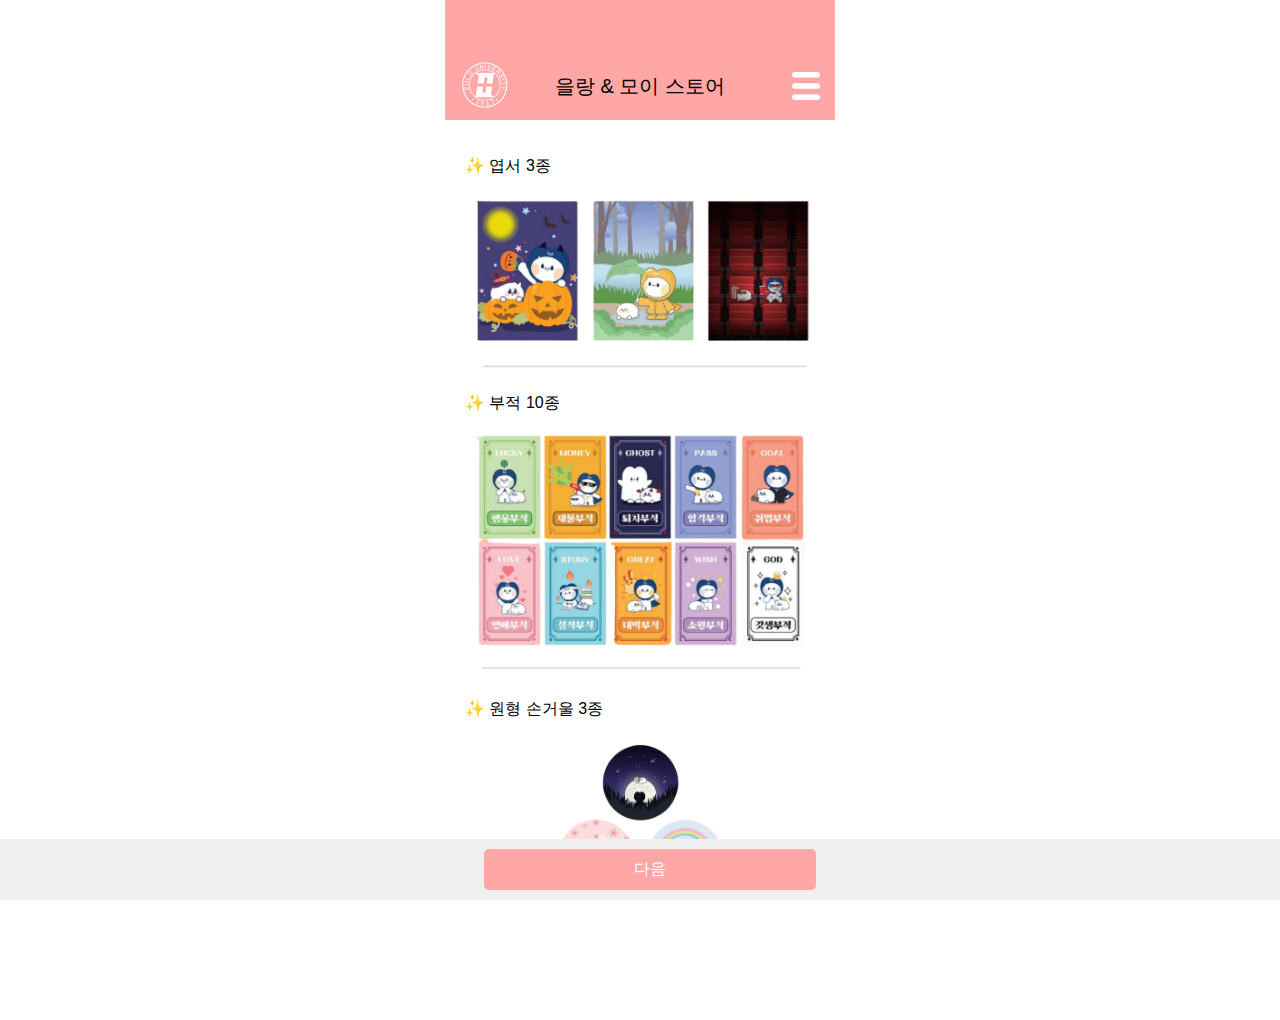
<file: 을랑모이스토어.html>
<!DOCTYPE html>
<html lang="en">
  <head>
    <meta charset="UTF-8" />
    <meta name="viewport" content="width=device-width, initial-scale=1.0" />
    <title>을랑 & 모이 스토어</title>
    <link rel="stylesheet" href="./을랑모이스토어1.css" />
    <script src="./menu.js"></script>
  </head>
  <body>
    <div class="background">
      <div class="window">
        <div id="mySidenav" class="sidenav">
          <a href="javascript:void(0)" class="closebtn" onclick="closeNav()"
            >&times;</a
          >
          <a href="home.html">홈</a>
          <a href="map1.html">상세 운영 지도</a>
          <a href="을랑모이스토어.html">이벤트</a>
          <div class="menulogo" style="margin-top: 58px">
            Made By Code Maker
          </div>
          <img class="menueulji" src="./을지대로고흰.png" />
        </div>

        <div class="header">
          <img
            class="을지대로고흰"
            src="을지대로고흰.png"
            onclick="location.href='home.html'"
          />
          <div class="제목">을랑 & 모이 스토어</div>
          <img class="메뉴버튼" src="메뉴버튼.png" onclick="openNav()" />
        </div>

        <main>
          <p>✨ 엽서 3종</p>
          <img src="엽서3종.png" alt="✨ 엽서 3종" class="엽서3종" />
          <p>✨ 부적 10종</p>
          <img src="부적10종.png" alt="✨ 부적 10종" class="부적10종" />
          <p>✨ 원형 손거울 3종</p>
          <img
            src="원형손거울3종.png"
            alt="✨ 원형 손거울 3종"
            class="원형손거울3종"
          />
        </main>

        <footer>
          <button class="next-button" onclick="goToNextPage()">다음</button>
        </footer>
      </div>
    </div>

    <script>
      function goToNextPage() {
        window.location.href = "을랑모이스토어2.html";
      }
    </script>
  </body>
</html>
</file>
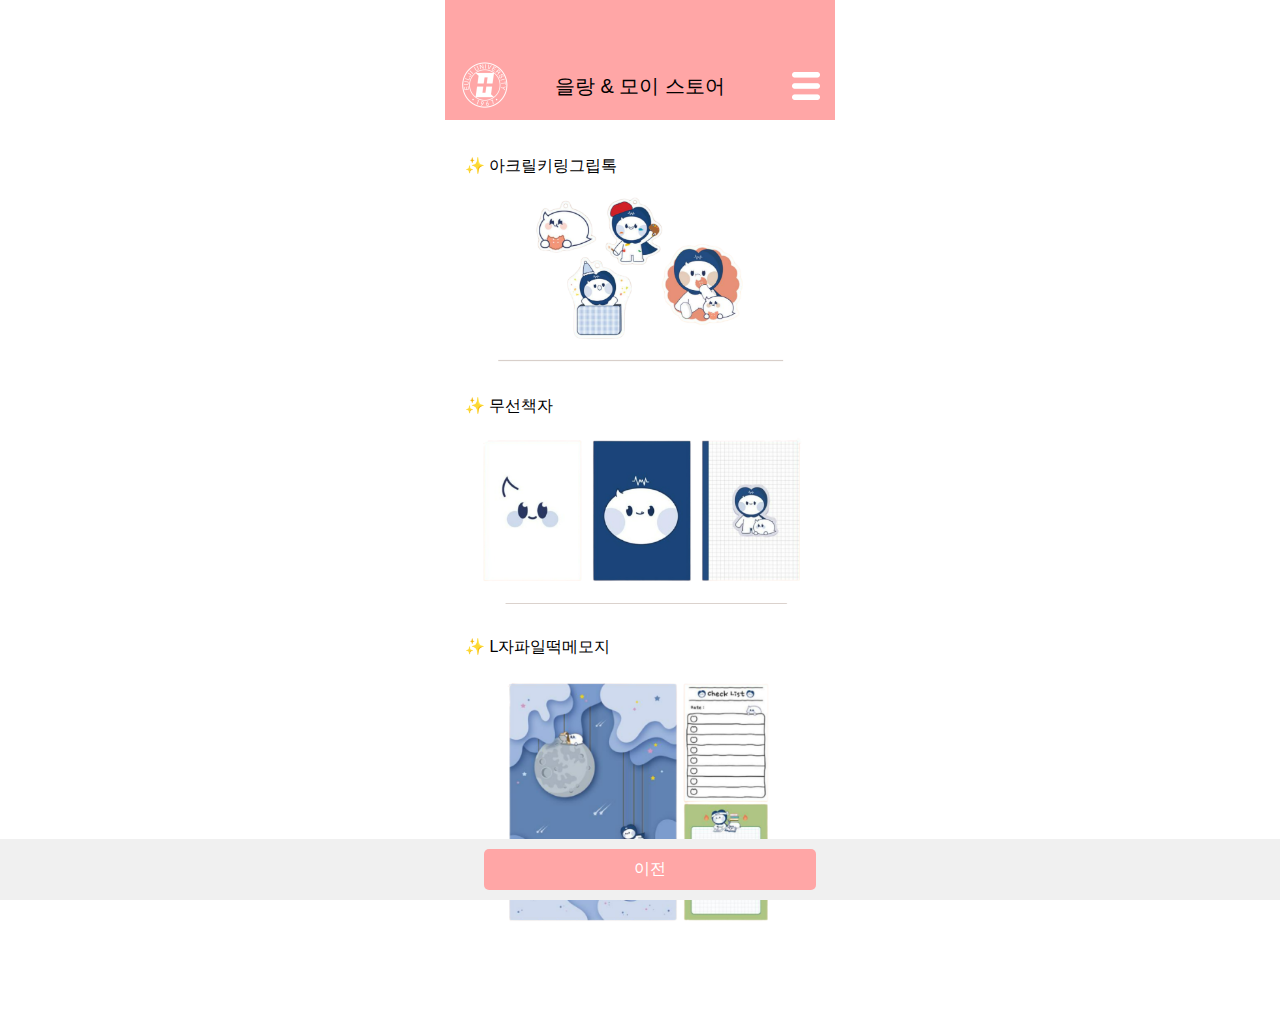
<file: 을랑모이스토어2.html>
<!DOCTYPE html>
<html lang="en">
  <head>
    <meta charset="UTF-8" />
    <meta name="viewport" content="width=device-width, initial-scale=1.0" />
    <title>을랑 & 모이 스토어</title>
    <link rel="stylesheet" href="./을랑모이스토어2.css" />
    <script src="./menu.js"></script>
  </head>
  <body>
    <div class="background">
      <div class="window">
        <div id="mySidenav" class="sidenav">
          <a href="javascript:void(0)" class="closebtn" onclick="closeNav()"
            >&times;</a
          >
          <a href="home.html">홈</a>
          <a href="map1.html">상세 운영 지도</a>
          <a href="을랑모이스토어.html">이벤트</a>
          <div class="menulogo" style="margin-top: 58px">
            Made By Code Maker
          </div>
          <img class="menueulji" src="./을지대로고흰.png" />
        </div>

        <div class="header">
          <img
            class="을지대로고흰"
            src="을지대로고흰.png"
            onclick="location.href='home.html'"
          />
          <div class="제목">을랑 & 모이 스토어</div>
          <img class="메뉴버튼" src="메뉴버튼.png" onclick="openNav()" />
        </div>

        <main>
          <p>✨ 아크릴키링그립톡</p>
          <img
            src="아크릴키링그립톡.png"
            alt="✨ 아크릴키링그립톡"
            class="아크릴키링그립톡"
          />
          <p>✨ 무선책자</p>
          <img src="무선책자.png" alt="✨ 무선책자" class="무선책자" />
          <p>✨ L자파일떡메모지</p>
          <img
            src="L자파일떡메모지.png"
            alt="✨ L자파일떡메모지"
            class="L자파일떡메모지"
          />
        </main>

        <footer>
          <button class="next-button" onclick="goToNextPage()">이전</button>
        </footer>
      </div>
    </div>

    <script>
      function goToNextPage() {
        window.location.href = "을랑모이스토어.html";
      }
    </script>
  </body>
</html>
</file>
<file: 을랑모이스토어1.css>
body {

    width: 100%;
    height: 100%;
    margin: 0px;
    padding: 0px;
}

.pink-header {
    background-color: pink;
    text-align: center;
    padding: 20px;
}

.background {
    display: flex;
    flex-direction: column;
    width: 100%;
    height: 100%;
    background-color: #ffffff;
    margin: 0px;
    padding: 0px;
}

.window {
    display: flex;
    flex-direction: column;
    background-color: #ffffff;
    width: 390px;
    height: 1020px;
    margin: 0 auto;
    padding: 0px;
}

h1 {
    margin: 0;
}

main {
    padding: 20px;
}

footer {
    background-color: #f0f0f0;
    padding: 10px;
    text-align: center;
    position: fixed;
    bottom: 0;
    left: 0;
    width: 100%;
}

button.next-button {
    background-color: #ffa6a6;
    color: white;
    border: none;
    padding: 10px 150px;
    font-size: 16px;
    cursor: pointer;
    border-radius: 5px;
}

.엽서3종 {
    width: 350px;
    height: auto;
}
.부적10종 {
    width: 350px;
    height: auto;
}
.원형손거울3종 {
    width: 350px;
    height: auto;
}
.header {
    width: 100%;
    height: 120px;
    background: #ffa6a6;
    position: relative;
    display: flex;
    justify-content: center;
  }
  
  .을지대로고흰 {
    left: 15px;
    top: 60px;
    width: 50px;
    height: 50px;
    position: absolute;
  }
  
  .제목 {
    width: 189px;
    height: 33px;
    display: flex;
    justify-content: center; /*세로 기준 가운데 정렬, flex가 있어야 사용가능*/
    position: relative;
    top: 73px;
    color: #000;
    text-align: center;
    font-size: 20px;
    font-style: normal;
    font-weight: 500;
    line-height: normal;
  }
  
  .메뉴버튼 {
    width: 28px;
    height: 28px;
    bottom: 20px;
    right: 15px;
    position: absolute;
  }
* {
    font-family: Pretendard, "Noto Sans KR", sans-serif;
}

.menulogo {
    color: #FFF;
    font-family: Pretendard;
    font-size: 12px;
    font-style: normal;
    font-weight: 400;
    line-height: normal;
    margin-left:auto;
    right:24px;
    top: 235px;
    position:absolute;
  }
  
  .menueulji {
    left: 21px;
    bottom: 10% ;
    width: 50px;
    height: 50px;
    position: absolute;
  }
  
  
    /* The side navigation menu */
  .sidenav {
  height: 100%; /* 100% Full-height */
  width: 0; /* 0 width - change this with JavaScript */
  position: fixed; /* Stay in place */
  z-index: 1; /* Stay on top */
  top: 0; /* Stay at the top */
  right: 0;
  background: linear-gradient(89deg, rgba(255, 166, 166, 0.00) 0%, rgba(255, 166, 166, 0.50) 0%, #FFA6A6 0%); /* Black*/
  overflow-x: hidden; /* Disable horizontal scroll */
  padding-top: 60px; /* Place content 60px from the top */
  transition: 0.5s; /* 0.5 second transition effect to slide in the sidenav */
  }
  
  /* The navigation menu links */
  .sidenav a {
  padding: 8px 8px 0px 32px;
  text-decoration: none;
  font-family: Pretendard;
  font-size: 20px;
  color: #FFF;
  display: block;
  transition: 0.3s;
  margin-top:25px;
  }
  
  /* When you mouse over the navigation links, change their color */
  .sidenav a:hover {
  color: #f1f1f1;
  }
  
  /* Position and style the close button (top right corner) */
  .sidenav .closebtn {
  position: absolute;
  top: 0;
  right: 25px;
  font-size: 36px;
  margin-left: 50px;
  }
  
  /* Style page content - use this if you want to push the page content to the right when you open the side navigation */
  #main {
  transition: margin-left .5s;
  margin-top:32px;
  padding: 20px;
  left:32px;
  }
  
  /* On smaller screens, where height is less than 450px, change the style of the sidenav (less padding and a smaller font size) */
  @media screen and (max-height: 450px) {
  .sidenav {padding-top: 15px;}
  .sidenav a {font-size: 18px;}
  }
</file>
<file: 을랑모이스토어2.css>
body {

    width: 100%;
    height: 100%;
    margin: 0px;
    padding: 0px;
}

.pink-header {
    background-color: pink;
    text-align: center;
    padding: 20px;
}

.background {
    display: flex;
    flex-direction: column;
    width: 100%;
    height: 100%;
    background-color: #ffffff;
    margin: 0px;
    padding: 0px;
}

.window {
    display: flex;
    flex-direction: column;
    background-color: #ffffff;
    width: 390px;
    height: 1020px;
    margin: 0 auto;
    padding: 0px;
}

h1 {
    margin: 0;
}

main {
    padding: 20px;
}

footer {
    background-color: #f0f0f0;
    padding: 10px;
    text-align: center;
    position: fixed;
    bottom: 0;
    left: 0;
    width: 100%;
}

button.next-button {
    background-color: #ffa6a6;
    color: white;
    border: none;
    padding: 10px 150px;
    font-size: 16px;
    cursor: pointer;
    border-radius: 5px;
}

.아크릴키링그립톡 {
    width: 350px;
    height: auto;
}
.무선책자 {
    width: 350px;
    height: auto;
}
.L자파일떡메모지 {
    width: 350px;
    height: auto;
}
.header {
    width: 100%;
    height: 120px;
    background: #ffa6a6;
    position: relative;
    display: flex;
    justify-content: center;
  }
  
  .을지대로고흰 {
    left: 15px;
    top: 60px;
    width: 50px;
    height: 50px;
    position: absolute;
  }
  
  .제목 {
    width: 189px;
    height: 33px;
    display: flex;
    justify-content: center; /*세로 기준 가운데 정렬, flex가 있어야 사용가능*/
    position: relative;
    top: 73px;
    color: #000;
    text-align: center;
    font-size: 20px;
    font-style: normal;
    font-weight: 500;
    line-height: normal;
  }
  
  .메뉴버튼 {
    width: 28px;
    height: 28px;
    bottom: 20px;
    right: 15px;
    position: absolute;
  }
* {
    font-family: Pretendard, "Noto Sans KR", sans-serif;
}

.menulogo {
    color: #FFF;
    font-family: Pretendard;
    font-size: 12px;
    font-style: normal;
    font-weight: 400;
    line-height: normal;
    margin-left:auto;
    right:24px;
    top: 235px;
    position:absolute;
  }
  
  .menueulji {
    left: 21px;
    bottom: 10% ;
    width: 50px;
    height: 50px;
    position: absolute;
  }
  
  
    /* The side navigation menu */
  .sidenav {
  height: 100%; /* 100% Full-height */
  width: 0; /* 0 width - change this with JavaScript */
  position: fixed; /* Stay in place */
  z-index: 1; /* Stay on top */
  top: 0; /* Stay at the top */
  right: 0;
  background: linear-gradient(89deg, rgba(255, 166, 166, 0.00) 0%, rgba(255, 166, 166, 0.50) 0%, #FFA6A6 0%); /* Black*/
  overflow-x: hidden; /* Disable horizontal scroll */
  padding-top: 60px; /* Place content 60px from the top */
  transition: 0.5s; /* 0.5 second transition effect to slide in the sidenav */
  }
  
  /* The navigation menu links */
  .sidenav a {
  padding: 8px 8px 0px 32px;
  text-decoration: none;
  font-family: Pretendard;
  font-size: 20px;
  color: #FFF;
  display: block;
  transition: 0.3s;
  margin-top:25px;
  }
  
  /* When you mouse over the navigation links, change their color */
  .sidenav a:hover {
  color: #f1f1f1;
  }
  
  /* Position and style the close button (top right corner) */
  .sidenav .closebtn {
  position: absolute;
  top: 0;
  right: 25px;
  font-size: 36px;
  margin-left: 50px;
  }
  
  /* Style page content - use this if you want to push the page content to the right when you open the side navigation */
  #main {
  transition: margin-left .5s;
  margin-top:32px;
  padding: 20px;
  left:32px;
  }
  
  /* On smaller screens, where height is less than 450px, change the style of the sidenav (less padding and a smaller font size) */
  @media screen and (max-height: 450px) {
  .sidenav {padding-top: 15px;}
  .sidenav a {font-size: 18px;}
  }
</file>
